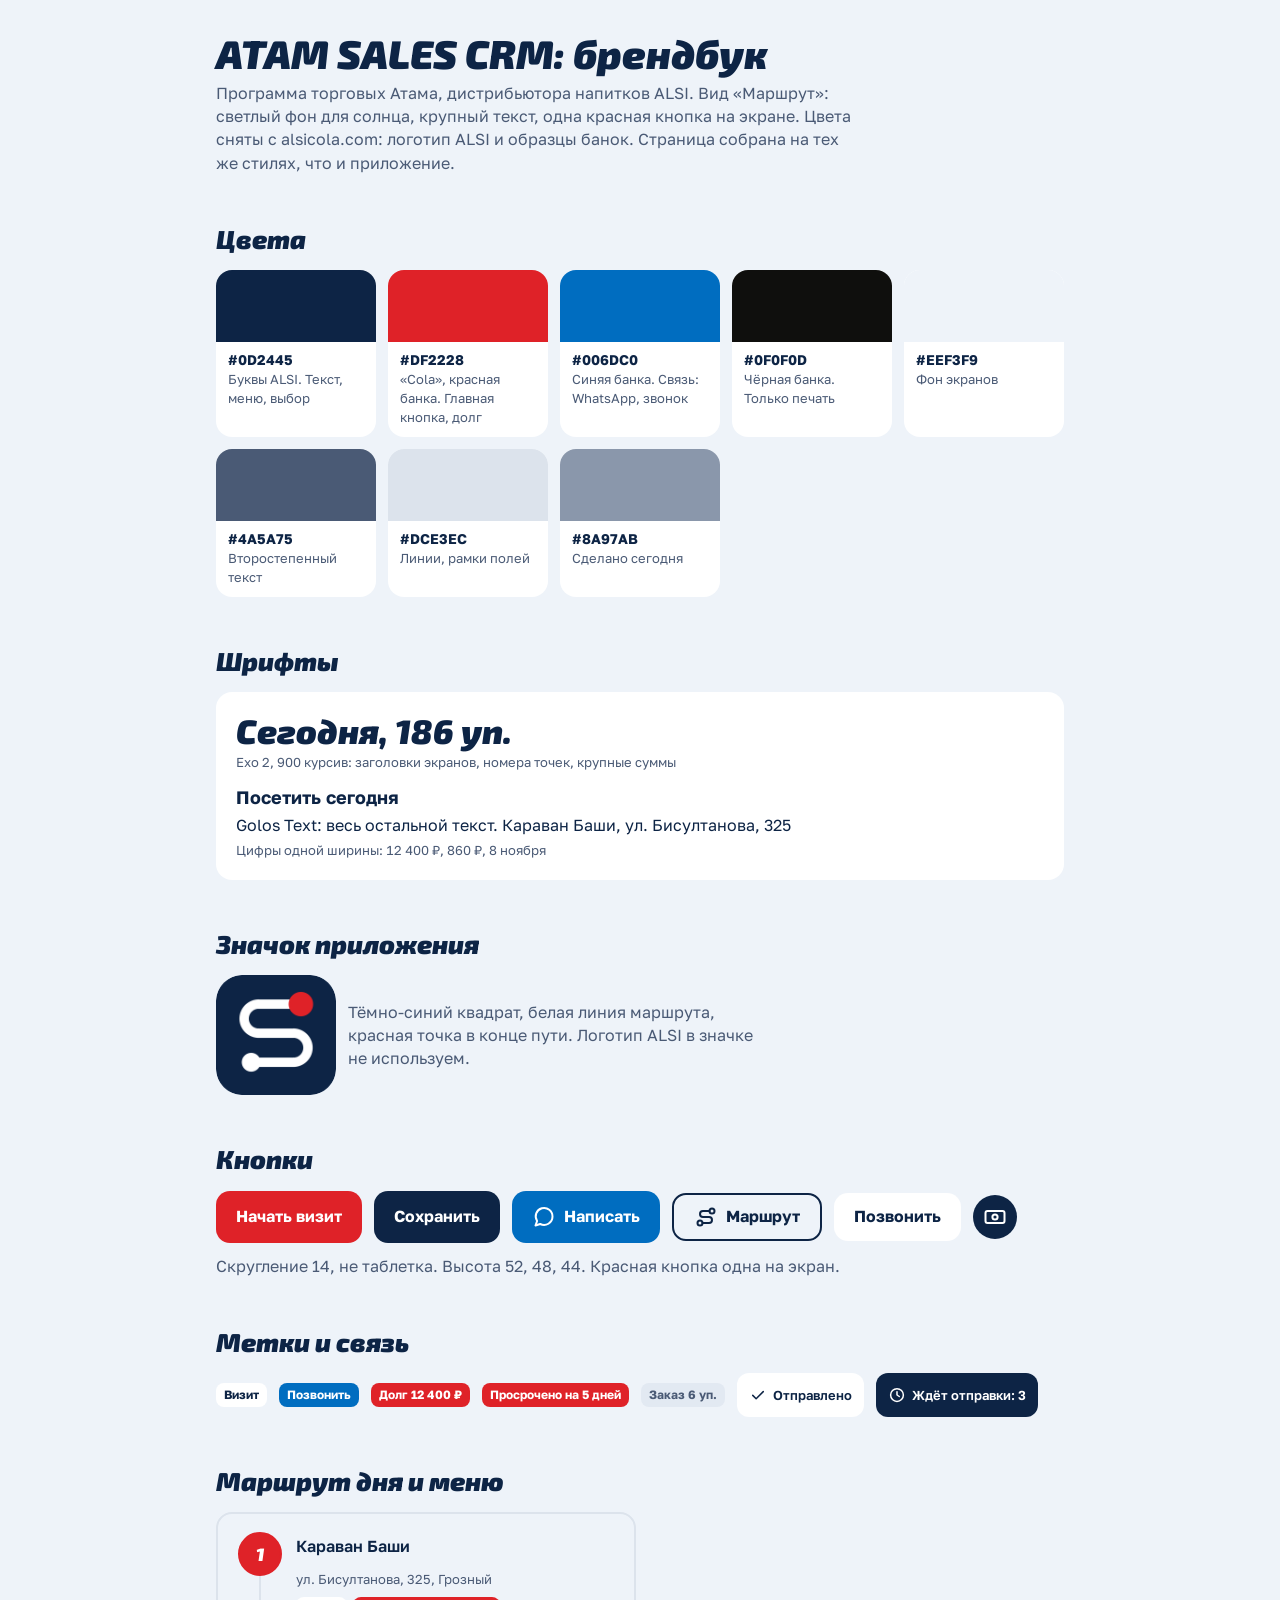
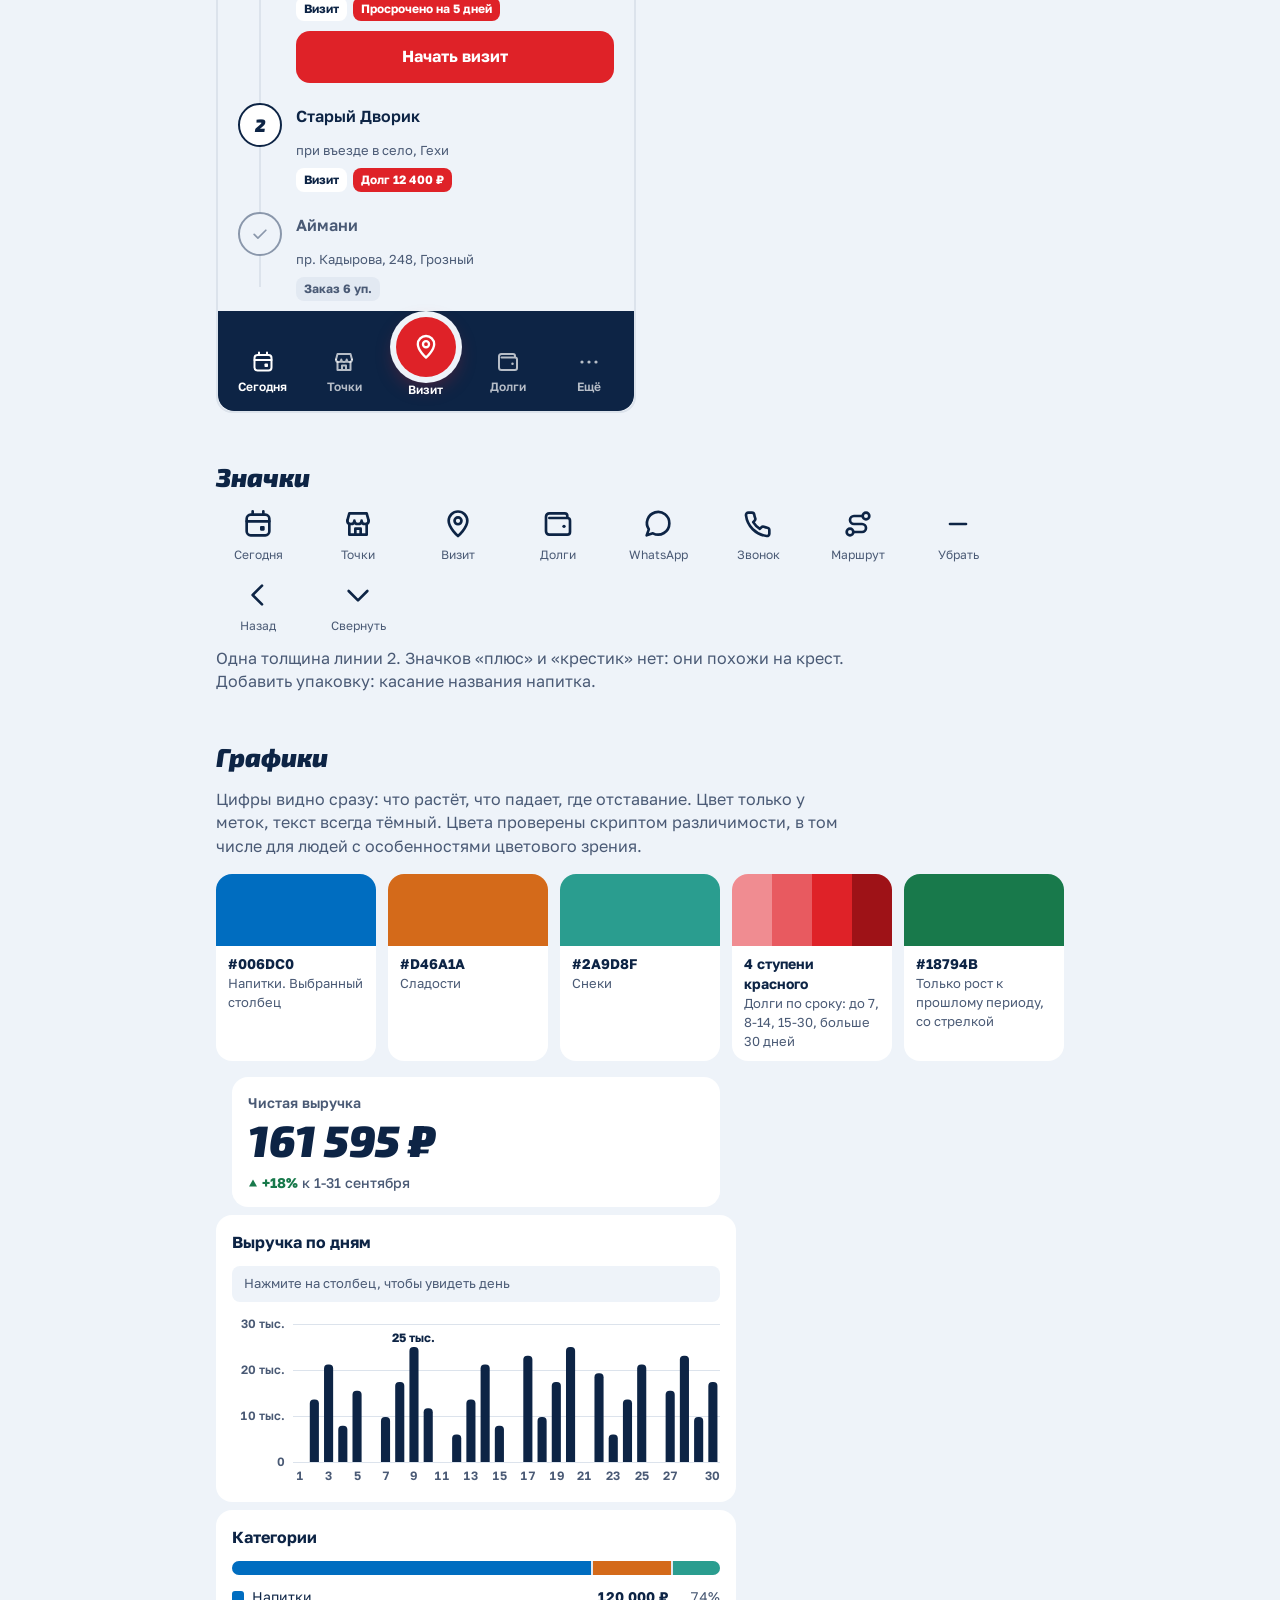
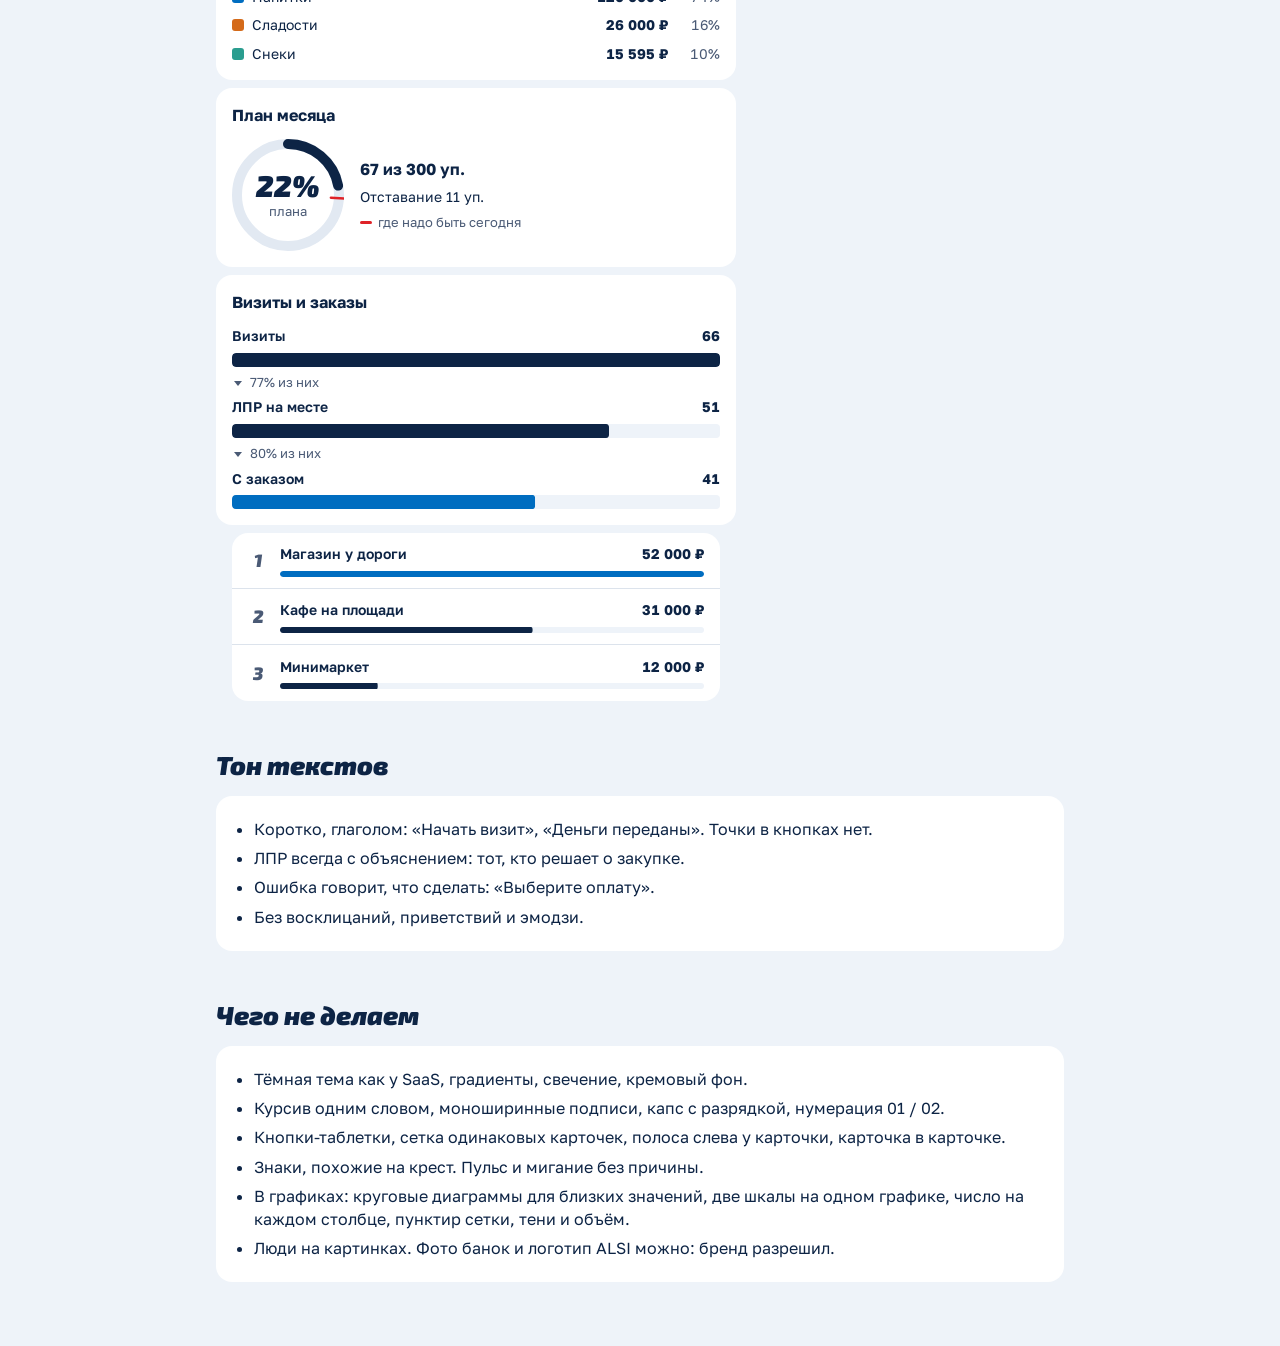
<file: brand/index.html>
<!doctype html>
<html lang="ru">
<head>
<meta charset="utf-8">
<meta name="viewport" content="width=device-width, initial-scale=1">
<meta name="robots" content="noindex, nofollow">
<title>ATAM SALES CRM: брендбук</title>
<link rel="icon" href="../img/icon.svg" type="image/svg+xml">
<link rel="preconnect" href="https://fonts.googleapis.com">
<link rel="preconnect" href="https://fonts.gstatic.com" crossorigin>
<link href="https://fonts.googleapis.com/css2?family=Exo+2:ital,wght@1,800;1,900&family=Golos+Text:wght@400;500;600;700&display=swap" rel="stylesheet">
<link rel="stylesheet" href="../css/tokens.css?v=2f681d03">
<link rel="stylesheet" href="../css/app.css?v=2f681d03">
<link rel="stylesheet" href="../css/parts.css?v=2f681d03">
<link rel="stylesheet" href="../css/charts.css?v=2f681d03">
<style>
.bb { max-width: 880px; margin: 0 auto; padding: 32px 16px 64px; }
.bb h1 { font: 900 italic 40px/1.05 var(--f-brand); }
.bb > p { color: var(--ink-2); margin-top: 8px; max-width: 640px; }
.bb h2 { font: 900 italic 26px/1.2 var(--f-brand); margin: 48px 0 16px; }
.sw { display: grid; grid-template-columns: repeat(auto-fill, minmax(150px, 1fr)); gap: 12px; }
.sw div { background: var(--white); border-radius: var(--r-card); overflow: hidden; }
.sw i { display: block; height: 72px; }
.sw b { display: block; padding: 8px 12px 0; font-size: 14px; }
.sw span { display: block; padding: 0 12px 10px; font-size: 13px; color: var(--ink-2); }
.type { background: var(--white); border-radius: var(--r-card); padding: 20px; }
.type .t1 { font: 900 italic 34px/1.1 var(--f-brand); }
.type .t2 { font-weight: 700; font-size: 18px; margin-top: 12px; }
.type .t3 { margin-top: 4px; }
.type .t4 { font-size: 13px; color: var(--ink-2); margin-top: 4px; }
.demo-row { display: flex; flex-wrap: wrap; gap: 12px; align-items: center; }
.phone-strip { background: var(--ice); border-radius: var(--r-card); border: 2px solid var(--line); overflow: hidden; max-width: 420px; }
.nav-demo { position: static; border-radius: 0 0 var(--r-card) var(--r-card); }
.nav-demo .in { padding-top: 36px; }
.icons { display: flex; flex-wrap: wrap; gap: 16px; }
.icons div { width: 84px; text-align: center; font-size: 12px; color: var(--ink-2); }
.icons svg.i { width: 32px; height: 32px; color: var(--navy); display: block; margin: 0 auto 6px; }
.no { background: var(--white); border-radius: var(--r-card); padding: 16px 20px; }
.no li { margin: 6px 0 6px 18px; }
.appicon { width: 120px; height: 120px; border-radius: 26px; }
</style>
</head>
<body>
<svg width="0" height="0" style="position:absolute" aria-hidden="true">
  <symbol id="i-cal" viewBox="0 0 24 24"><rect x="3.5" y="5" width="17" height="15.5" rx="3"/><path d="M8 2.5V5M16 2.5V5M3.5 10h17"/><rect x="13.5" y="13.5" width="3.5" height="3.5" rx=".8" fill="currentColor" stroke="none"/></symbol>
  <symbol id="i-shop" viewBox="0 0 24 24"><path d="M4 9.5 5.5 4h13L20 9.5"/><path d="M4 9.5c0 1.4 1.1 2.5 2.7 2.5s2.6-1.1 2.6-2.5c0 1.4 1.1 2.5 2.7 2.5s2.7-1.1 2.7-2.5c0 1.4 1 2.5 2.6 2.5S20 10.9 20 9.5"/><path d="M5.5 12v8h13v-8M10 20v-4.5h4V20"/></symbol>
  <symbol id="i-pin" viewBox="0 0 24 24"><path d="M12 21s-7-6.1-7-11.4a7 7 0 0 1 14 0C19 14.9 12 21 12 21z"/><circle cx="12" cy="9.6" r="2.6"/></symbol>
  <symbol id="i-wallet" viewBox="0 0 24 24"><path d="M19 7.5V6a2 2 0 0 0-2-2H5.5A2.5 2.5 0 0 0 3 6.5v11A2.5 2.5 0 0 0 5.5 20H19a2 2 0 0 0 2-2v-8.5a2 2 0 0 0-2-2H5.5"/><circle cx="16.5" cy="13.75" r="1.25" fill="currentColor" stroke="none"/></symbol>
  <symbol id="i-more" viewBox="0 0 24 24"><circle cx="5" cy="12" r="1.6" fill="currentColor" stroke="none"/><circle cx="12" cy="12" r="1.6" fill="currentColor" stroke="none"/><circle cx="19" cy="12" r="1.6" fill="currentColor" stroke="none"/></symbol>
  <symbol id="i-chat" viewBox="0 0 24 24"><path d="M20.5 11.6a8.4 8.4 0 0 1-12.3 7.4L3.5 20.5l1.6-4.5A8.4 8.4 0 1 1 20.5 11.6z"/></symbol>
  <symbol id="i-phone" viewBox="0 0 24 24"><path d="M20.5 16.6v2.6a1.8 1.8 0 0 1-2 1.8A17.8 17.8 0 0 1 3 5.5a1.8 1.8 0 0 1 1.8-2h2.6a1.8 1.8 0 0 1 1.8 1.5c.1.9.4 1.8.7 2.6a1.8 1.8 0 0 1-.4 1.9l-1.1 1.1a14.4 14.4 0 0 0 5 5l1.1-1.1a1.8 1.8 0 0 1 1.9-.4c.8.3 1.7.6 2.6.7a1.8 1.8 0 0 1 1.5 1.8z"/></symbol>
  <symbol id="i-route" viewBox="0 0 24 24"><circle cx="6" cy="18" r="2.5"/><circle cx="18" cy="6" r="2.5"/><path d="M8.5 18H15a3 3 0 0 0 0-6H9a3 3 0 0 1 0-6h6.5"/></symbol>
  <symbol id="i-ok" viewBox="0 0 24 24"><path d="m5 12.5 4.5 4.5L19 7.5"/></symbol>
  <symbol id="i-clock" viewBox="0 0 24 24"><circle cx="12" cy="12" r="8.5"/><path d="M12 7.5V12l3 2"/></symbol>
  <symbol id="i-minus" viewBox="0 0 24 24"><path d="M6 12h12"/></symbol>
  <symbol id="i-cash" viewBox="0 0 24 24"><rect x="2.5" y="6" width="19" height="12" rx="2"/><circle cx="12" cy="12" r="2.6"/></symbol>
  <symbol id="i-back" viewBox="0 0 24 24"><path d="M15 5l-7 7 7 7"/></symbol>
  <symbol id="i-down" viewBox="0 0 24 24"><path d="M5 9l7 7 7-7"/></symbol>
</svg>
<main class="bb">
  <h1>ATAM SALES CRM: брендбук</h1>
  <p>Программа торговых Атама, дистрибьютора напитков ALSI. Вид «Маршрут»: светлый фон для солнца, крупный текст, одна красная кнопка на экране. Цвета сняты с alsicola.com: логотип ALSI и образцы банок. Страница собрана на тех же стилях, что и приложение.</p>

  <h2>Цвета</h2>
  <div class="sw">
    <div><i style="background:var(--navy)"></i><b>#0D2445</b><span>Буквы ALSI. Текст, меню, выбор</span></div>
    <div><i style="background:var(--red)"></i><b>#DF2228</b><span>«Cola», красная банка. Главная кнопка, долг</span></div>
    <div><i style="background:var(--blue)"></i><b>#006DC0</b><span>Синяя банка. Связь: WhatsApp, звонок</span></div>
    <div><i style="background:var(--black)"></i><b>#0F0F0D</b><span>Чёрная банка. Только печать</span></div>
    <div><i style="background:var(--ice)"></i><b>#EEF3F9</b><span>Фон экранов</span></div>
    <div><i style="background:var(--ink-2)"></i><b>#4A5A75</b><span>Второстепенный текст</span></div>
    <div><i style="background:var(--line)"></i><b>#DCE3EC</b><span>Линии, рамки полей</span></div>
    <div><i style="background:var(--done)"></i><b>#8A97AB</b><span>Сделано сегодня</span></div>
  </div>

  <h2>Шрифты</h2>
  <div class="type">
    <div class="t1">Сегодня, 186 уп.</div>
    <div class="t4">Exo 2, 900 курсив: заголовки экранов, номера точек, крупные суммы</div>
    <div class="t2">Посетить сегодня</div>
    <div class="t3">Golos Text: весь остальной текст. Караван Баши, ул. Бисултанова, 325</div>
    <div class="t4 num">Цифры одной ширины: 12 400 ₽, 860 ₽, 8 ноября</div>
  </div>

  <h2>Значок приложения</h2>
  <div class="demo-row"><img class="appicon" src="../img/icon-512.png" alt="Значок ATAM SALES CRM: линия маршрута и красная точка"><p class="muted" style="max-width:420px">Тёмно-синий квадрат, белая линия маршрута, красная точка в конце пути. Логотип ALSI в значке не используем.</p></div>

  <h2>Кнопки</h2>
  <div class="demo-row">
    <button class="btn red">Начать визит</button>
    <button class="btn navy">Сохранить</button>
    <button class="btn blue"><svg class="i"><use href="#i-chat"/></svg>Написать</button>
    <button class="btn line"><svg class="i"><use href="#i-route"/></svg>Маршрут</button>
    <button class="btn white">Позвонить</button>
    <button class="ib navy" aria-label="Получить оплату"><svg class="i"><use href="#i-cash"/></svg></button>
  </div>
  <p class="muted" style="margin-top:12px">Скругление 14, не таблетка. Высота 52, 48, 44. Красная кнопка одна на экран.</p>

  <h2>Метки и связь</h2>
  <div class="demo-row">
    <span class="tag">Визит</span><span class="tag blue">Позвонить</span><span class="tag red">Долг 12 400 ₽</span><span class="tag red">Просрочено на 5 дней</span><span class="tag grey">Заказ 6 уп.</span>
    <span class="sync"><svg class="i"><use href="#i-ok"/></svg>Отправлено</span>
    <span class="sync wait"><svg class="i"><use href="#i-clock"/></svg>Ждёт отправки: 3</span>
  </div>

  <h2>Маршрут дня и меню</h2>
  <div class="phone-strip">
    <div class="route">
      <div class="stop now"><div class="dot num">1</div><div class="t"><span class="name">Караван Баши</span><small>ул. Бисултанова, 325, Грозный</small><div class="tags"><span class="tag">Визит</span><span class="tag red">Просрочено на 5 дней</span></div><div class="acts"><button class="btn red">Начать визит</button></div></div></div>
      <div class="stop"><div class="dot num">2</div><div class="t"><span class="name">Старый Дворик</span><small>при въезде в село, Гехи</small><div class="tags"><span class="tag">Визит</span><span class="tag red">Долг 12 400 ₽</span></div></div></div>
      <div class="stop done"><div class="dot"><svg class="i"><use href="#i-ok"/></svg></div><div class="t"><span class="name">Аймани</span><small>пр. Кадырова, 248, Грозный</small><div class="tags"><span class="tag grey">Заказ 6 уп.</span></div></div></div>
    </div>
    <nav class="nav nav-demo" aria-label="Пример меню"><div class="in">
      <a class="on"><svg class="i"><use href="#i-cal"/></svg>Сегодня</a>
      <a><svg class="i"><use href="#i-shop"/></svg>Точки</a>
      <a class="go-wrap"><span class="go"><svg class="i"><use href="#i-pin"/></svg></span>Визит</a>
      <a><svg class="i"><use href="#i-wallet"/></svg>Долги</a>
      <a><svg class="i"><use href="#i-more"/></svg>Ещё</a>
    </div></nav>
  </div>

  <h2>Значки</h2>
  <div class="icons">
    <div><svg class="i"><use href="#i-cal"/></svg>Сегодня</div>
    <div><svg class="i"><use href="#i-shop"/></svg>Точки</div>
    <div><svg class="i"><use href="#i-pin"/></svg>Визит</div>
    <div><svg class="i"><use href="#i-wallet"/></svg>Долги</div>
    <div><svg class="i"><use href="#i-chat"/></svg>WhatsApp</div>
    <div><svg class="i"><use href="#i-phone"/></svg>Звонок</div>
    <div><svg class="i"><use href="#i-route"/></svg>Маршрут</div>
    <div><svg class="i"><use href="#i-minus"/></svg>Убрать</div>
    <div><svg class="i"><use href="#i-back"/></svg>Назад</div>
    <div><svg class="i"><use href="#i-down"/></svg>Свернуть</div>
  </div>
  <p class="muted" style="margin-top:12px">Одна толщина линии 2. Значков «плюс» и «крестик» нет: они похожи на крест. Добавить упаковку: касание названия напитка.</p>

  <h2>Графики</h2>
  <p style="color:var(--ink-2);max-width:640px;margin-bottom:16px">Цифры видно сразу: что растёт, что падает, где отставание. Цвет только у меток, текст всегда тёмный. Цвета проверены скриптом различимости, в том числе для людей с особенностями цветового зрения.</p>
  <div class="sw">
    <div><i style="background:var(--c-drinks)"></i><b>#006DC0</b><span>Напитки. Выбранный столбец</span></div>
    <div><i style="background:var(--c-sweets)"></i><b>#D46A1A</b><span>Сладости</span></div>
    <div><i style="background:var(--c-snacks)"></i><b>#2A9D8F</b><span>Снеки</span></div>
    <div><i style="background:linear-gradient(90deg,var(--age-1) 25%,var(--age-2) 25% 50%,var(--age-3) 50% 75%,var(--age-4) 75%)"></i><b>4 ступени красного</b><span>Долги по сроку: до 7, 8-14, 15-30, больше 30 дней</span></div>
    <div><i style="background:var(--good)"></i><b>#18794B</b><span>Только рост к прошлому периоду, со стрелкой</span></div>
  </div>
  <div id="charts-demo" style="margin-top:16px;display:grid;gap:8px;max-width:520px"></div>
  <script type="module">
    import { h } from '../js/ui/kit.js';
    import { columns, ring } from '../js/ui/charts.js';
    import { hero, segBar, rankBars, funnelBars } from '../js/ui/figures.js';
    const card = (t, ...k) => h('div', { class: 'card', style: 'margin:0' }, h('div', { class: 'card-h' }, h('h3', {}, t)), k);
    const pts = Array.from({ length: 30 }, (_, i) => ({ key: '2026-10-' + String(i + 1).padStart(2, '0'), sum: i % 5 === 0 ? 0 : 6000 + ((i * 37) % 11) * 1900, orders: 3 }));
    document.getElementById('charts-demo').append(
      hero({ key: 'h', label: 'Чистая выручка', value: 161595, delta: { pct: 18, dir: 'up' }, compare: 'к 1-31 сентября' }),
      card('Выручка по дням', columns({ key: 'c', points: pts, title: 'Выручка' })),
      card('Категории', segBar({ key: 's', parts: [
        { label: 'Напитки', value: 120000, text: '120 000 ₽', color: 'var(--c-drinks)' },
        { label: 'Сладости', value: 26000, text: '26 000 ₽', color: 'var(--c-sweets)' },
        { label: 'Снеки', value: 15595, text: '15 595 ₽', color: 'var(--c-snacks)' }] })),
      card('План месяца', h('div', { class: 'plan-ring' }, ring({ key: 'r', pct: 22, mark: 26, size: 112, stroke: 10 }, h('b', {}, '22%'), h('small', {}, 'плана')),
        h('div', { class: 'pr-t' }, h('b', {}, '67 из 300 уп.'), h('span', {}, 'Отставание 11 уп.'), h('span', { class: 'key' }, h('i'), 'где надо быть сегодня')))),
      card('Визиты и заказы', funnelBars({ key: 'f', steps: [{ label: 'Визиты', value: 66 }, { label: 'ЛПР на месте', value: 51 }, { label: 'С заказом', value: 41 }] })),
      rankBars({ key: 'k', rows: [['Магазин у дороги', 52000], ['Кафе на площади', 31000], ['Минимаркет', 12000]].map(([n, v]) => ({ label: n, value: v, text: v.toLocaleString('ru-RU') + ' ₽' })) }));
  </script>

  <h2>Тон текстов</h2>
  <div class="no"><ul>
    <li>Коротко, глаголом: «Начать визит», «Деньги переданы». Точки в кнопках нет.</li>
    <li>ЛПР всегда с объяснением: тот, кто решает о закупке.</li>
    <li>Ошибка говорит, что сделать: «Выберите оплату».</li>
    <li>Без восклицаний, приветствий и эмодзи.</li>
  </ul></div>

  <h2>Чего не делаем</h2>
  <div class="no"><ul>
    <li>Тёмная тема как у SaaS, градиенты, свечение, кремовый фон.</li>
    <li>Курсив одним словом, моноширинные подписи, капс с разрядкой, нумерация 01 / 02.</li>
    <li>Кнопки-таблетки, сетка одинаковых карточек, полоса слева у карточки, карточка в карточке.</li>
    <li>Знаки, похожие на крест. Пульс и мигание без причины.</li>
    <li>В графиках: круговые диаграммы для близких значений, две шкалы на одном графике, число на каждом столбце, пунктир сетки, тени и объём.</li>
    <li>Люди на картинках. Фото банок и логотип ALSI можно: бренд разрешил.</li>
  </ul></div>
</main>
</body>
</html>
</file>
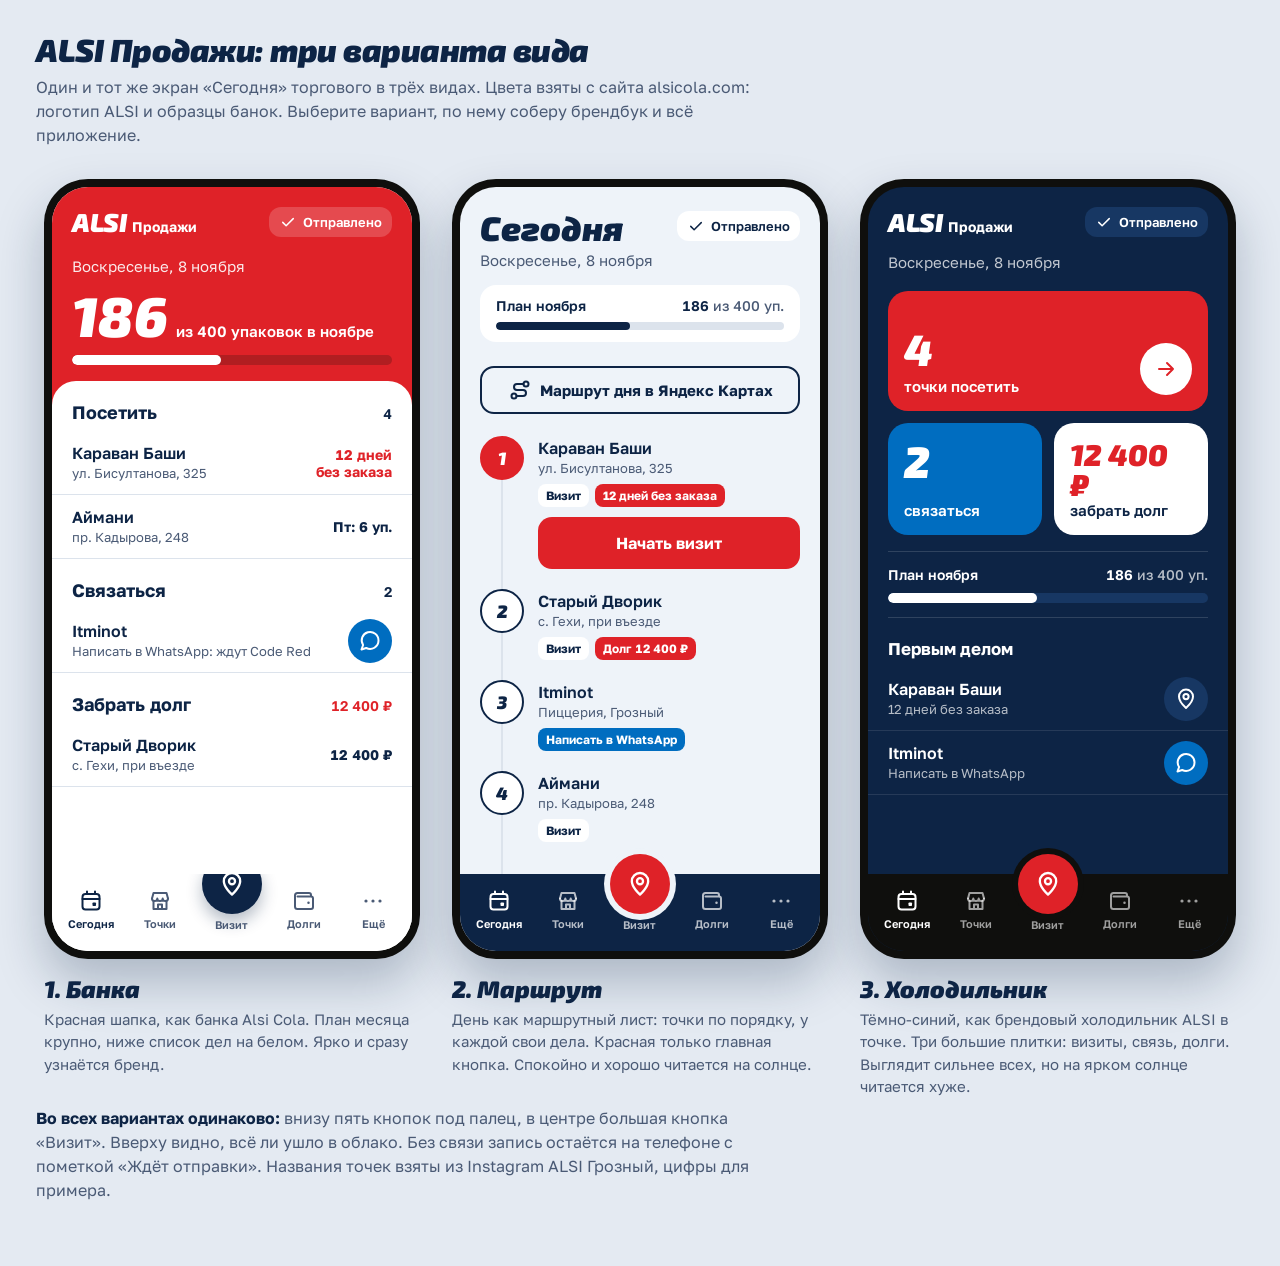
<file: vid/index.html>
<!doctype html>
<html lang="ru">
<head>
<meta charset="utf-8">
<meta name="viewport" content="width=device-width, initial-scale=1">
<meta name="robots" content="noindex, nofollow">
<title>ALSI Продажи: три варианта вида</title>
<link rel="preconnect" href="https://fonts.googleapis.com">
<link rel="preconnect" href="https://fonts.gstatic.com" crossorigin>
<link href="https://fonts.googleapis.com/css2?family=Exo+2:ital,wght@1,800;1,900&family=Golos+Text:wght@400;500;600;700&display=swap" rel="stylesheet">
<style>
:root{
  --navy:#0D2445; --red:#DF2228; --blue:#006DC0; --black:#0F0F0D; --white:#FFFFFF;
  --red-deep:#B5161C; --ice:#EEF3F9; --ink-2:#4A5A75; --line:#DCE3EC; --navy-2:#173763;
  --f-ui:'Golos Text',system-ui,sans-serif; --f-brand:'Exo 2','Golos Text',sans-serif;
}
*{box-sizing:border-box;margin:0;padding:0}
body{background:#E4EAF2;color:var(--navy);font-family:var(--f-ui);-webkit-font-smoothing:antialiased}
.page{max-width:1240px;margin:0 auto;padding:32px 16px 64px}
.page>h1{font:900 italic 32px/1.1 var(--f-brand);letter-spacing:-.5px}
.page>p{margin-top:8px;font-size:16px;line-height:1.5;color:var(--ink-2);max-width:720px}
.row{display:flex;flex-wrap:wrap;gap:32px;justify-content:center;margin-top:32px}
.opt{width:376px;max-width:100%}
.opt h2{font:900 italic 24px/1.2 var(--f-brand);margin-top:16px}
.opt p{font-size:15px;line-height:1.5;color:var(--ink-2);margin-top:4px}
.phone{width:376px;max-width:100%;height:780px;border-radius:44px;background:var(--black);padding:8px;box-shadow:0 24px 48px rgba(13,36,69,.25)}
.scr{position:relative;height:100%;border-radius:36px;overflow:hidden;display:flex;flex-direction:column}
.num{font-variant-numeric:tabular-nums}
svg.i{width:24px;height:24px;fill:none;stroke:currentColor;stroke-width:2;stroke-linecap:round;stroke-linejoin:round;flex:none}
.body{flex:1;overflow:hidden}
.sec{display:flex;align-items:baseline;justify-content:space-between;padding:20px 20px 8px}
.sec h3{font-size:18px;font-weight:700}
.sec span{font-size:14px;font-weight:600}
.it{display:flex;align-items:center;gap:12px;min-height:64px;padding:8px 20px}
.it b{display:block;font-size:16px;font-weight:600;line-height:1.3}
.it small{display:block;font-size:13px;line-height:1.35;margin-top:2px}
.it .t{flex:1;min-width:0}
.it .r{font-size:14px;font-weight:700;text-align:right}
.ib{width:44px;height:44px;border-radius:50%;display:grid;place-items:center;flex:none}
/* нижнее меню */
.nav{display:flex;align-items:flex-end;justify-content:space-around;padding:8px 4px 20px}
.nav a{display:flex;flex-direction:column;align-items:center;gap:4px;font-size:11px;font-weight:600;min-width:56px;min-height:44px;justify-content:center;text-decoration:none;color:inherit}
.nav .go{width:60px;height:60px;border-radius:50%;display:grid;place-items:center;margin-top:-28px}
.nav .go svg{width:28px;height:28px}

/* 1. Банка */
.v1 .scr{background:var(--white)}
.v1 .top{background:var(--red);color:var(--white);padding:20px 20px 40px}
.v1 .bar{display:flex;align-items:center;justify-content:space-between}
.mark{font:900 italic 26px/1 var(--f-brand);letter-spacing:-.5px}
.mark i{font:700 normal 14px var(--f-ui);margin-left:6px;letter-spacing:0}
.sync{display:flex;align-items:center;gap:6px;font-size:13px;font-weight:600;padding:6px 10px;border-radius:12px}
.sync svg{width:18px;height:18px}
.v1 .sync{background:rgba(255,255,255,.18)}
.v1 .date{font-size:15px;margin-top:20px;opacity:.9}
.v1 .plan{margin-top:12px;display:flex;align-items:baseline;gap:8px}
.v1 .plan strong{font:900 italic 56px/1 var(--f-brand)}
.v1 .plan span{font-size:15px;font-weight:600}
.track{height:10px;border-radius:5px;margin-top:12px;overflow:hidden}
.track i{display:block;height:100%;border-radius:5px}
.v1 .track{background:rgba(15,15,13,.22)}
.v1 .track i{background:var(--white);width:46.5%}
.v1 .body{background:var(--white);border-radius:24px 24px 0 0;margin-top:-24px;position:relative}
.v1 .it{border-bottom:1px solid var(--line)}
.v1 .it small{color:var(--ink-2)}
.v1 .warn{color:var(--red)}
.v1 .nav{background:var(--white);box-shadow:0 -1px 0 var(--line);color:var(--ink-2)}
.v1 .nav .on{color:var(--navy)}
.v1 .nav .go{background:var(--navy);color:var(--white);box-shadow:0 8px 16px rgba(13,36,69,.3)}

/* 2. Маршрут */
.v2 .scr{background:var(--ice)}
.v2 .top{padding:24px 20px 12px}
.v2 .bar{display:flex;align-items:flex-start;justify-content:space-between}
.v2 h4{font:900 italic 34px/1 var(--f-brand)}
.v2 .date{font-size:15px;color:var(--ink-2);margin-top:6px}
.v2 .sync{color:var(--navy);background:var(--white)}
.v2 .plan{margin-top:16px;background:var(--white);border-radius:16px;padding:12px 16px}
.v2 .plan div{display:flex;justify-content:space-between;font-size:14px;font-weight:600}
.v2 .plan em{font-style:normal;color:var(--ink-2);font-weight:500}
.v2 .track{height:8px;background:var(--line);margin-top:8px}
.v2 .track i{background:var(--navy);width:46.5%}
.v2 .ya{display:flex;align-items:center;justify-content:center;gap:8px;margin:12px 20px 4px;min-height:48px;border:2px solid var(--navy);border-radius:14px;font-size:15px;font-weight:700}
.route{position:relative;padding:8px 20px 0 20px}
.route:before{content:"";position:absolute;left:41px;top:28px;bottom:0;width:2px;background:var(--line)}
.stop{position:relative;display:flex;gap:14px;padding:10px 0}
.dot{width:44px;height:44px;border-radius:50%;display:grid;place-items:center;font:900 italic 18px var(--f-brand);flex:none;background:var(--white);color:var(--navy);border:2px solid var(--navy);position:relative}
.stop.now .dot{background:var(--red);border-color:var(--red);color:var(--white)}
.stop .t{flex:1;min-width:0;padding-top:2px}
.stop b{display:block;font-size:16px;font-weight:600}
.stop small{display:block;font-size:13px;color:var(--ink-2);margin-top:2px}
.tags{display:flex;flex-wrap:wrap;gap:6px;margin-top:8px}
.tag{font-size:12px;font-weight:700;padding:4px 8px;border-radius:8px;background:var(--white);color:var(--navy)}
.tag.red{background:var(--red);color:var(--white)}
.tag.blue{background:var(--blue);color:var(--white)}
.start{display:flex;align-items:center;justify-content:center;min-height:52px;margin-top:10px;background:var(--red);color:var(--white);border-radius:14px;font-size:16px;font-weight:700}
.v2 .nav{background:var(--navy);color:rgba(255,255,255,.7)}
.v2 .nav .on{color:var(--white)}
.v2 .nav .go{background:var(--red);color:var(--white);box-shadow:0 0 0 6px var(--ice)}

/* 3. Холодильник */
.v3 .scr{background:var(--navy);color:var(--white)}
.v3 .top{padding:20px 20px 8px}
.v3 .bar{display:flex;align-items:center;justify-content:space-between}
.v3 .mark b{color:var(--red)}
.v3 .sync{background:var(--navy-2)}
.v3 .date{font-size:15px;margin-top:16px;color:rgba(255,255,255,.75)}
.tiles{display:grid;grid-template-columns:1fr 1fr;gap:12px;padding:12px 20px}
.tile{border-radius:20px;padding:16px;min-height:112px;display:flex;flex-direction:column;justify-content:space-between}
.tile strong{font:900 italic 44px/1 var(--f-brand)}
.tile span{font-size:15px;font-weight:600}
.tile.big{grid-column:1/3;background:var(--red);flex-direction:row;align-items:flex-end;min-height:120px}
.tile.big .k{display:flex;flex-direction:column;gap:6px}
.tile.big .go2{width:52px;height:52px;border-radius:50%;background:var(--white);color:var(--red);display:grid;place-items:center}
.tile.blue{background:var(--blue)}
.tile.white{background:var(--white);color:var(--navy)}
.tile.white strong{font-size:30px;color:var(--red)}
.v3 .plan{margin:4px 20px 0;padding:14px 0;border-top:1px solid rgba(255,255,255,.14);border-bottom:1px solid rgba(255,255,255,.14)}
.v3 .plan div{display:flex;justify-content:space-between;font-size:14px;font-weight:600}
.v3 .plan em{font-style:normal;color:rgba(255,255,255,.7);font-weight:500}
.v3 .track{background:var(--navy-2);margin-top:10px}
.v3 .track i{background:var(--white);width:46.5%}
.v3 .sec h3{font-size:17px}
.v3 .it{border-bottom:1px solid rgba(255,255,255,.1)}
.v3 .it small{color:rgba(255,255,255,.7)}
.v3 .nav{background:var(--black);color:rgba(255,255,255,.6)}
.v3 .nav .on{color:var(--white)}
.v3 .nav .go{background:var(--red);color:var(--white);box-shadow:0 0 0 6px var(--black)}
.note{margin-top:48px;font-size:15px;line-height:1.6;color:var(--ink-2);max-width:760px}
.note b{color:var(--navy)}
@media (max-width:420px){.phone{height:740px}.page>h1{font-size:26px}}
</style>
</head>
<body>
<svg width="0" height="0" style="position:absolute" aria-hidden="true">
  <symbol id="i-cal" viewBox="0 0 24 24"><rect x="3.5" y="5" width="17" height="15.5" rx="3"/><path d="M8 2.5V5M16 2.5V5M3.5 10h17"/><rect x="13.5" y="13.5" width="3.5" height="3.5" rx=".8" fill="currentColor" stroke="none"/></symbol>
  <symbol id="i-shop" viewBox="0 0 24 24"><path d="M4 9.5 5.5 4h13L20 9.5"/><path d="M4 9.5c0 1.4 1.1 2.5 2.7 2.5s2.6-1.1 2.6-2.5c0 1.4 1.1 2.5 2.7 2.5s2.7-1.1 2.7-2.5c0 1.4 1 2.5 2.6 2.5S20 10.9 20 9.5"/><path d="M5.5 12v8h13v-8M10 20v-4.5h4V20"/></symbol>
  <symbol id="i-pin" viewBox="0 0 24 24"><path d="M12 21s-7-6.1-7-11.4a7 7 0 0 1 14 0C19 14.9 12 21 12 21z"/><circle cx="12" cy="9.6" r="2.6"/></symbol>
  <symbol id="i-wallet" viewBox="0 0 24 24"><path d="M19 7.5V6a2 2 0 0 0-2-2H5.5A2.5 2.5 0 0 0 3 6.5v11A2.5 2.5 0 0 0 5.5 20H19a2 2 0 0 0 2-2v-8.5a2 2 0 0 0-2-2H5.5"/><circle cx="16.5" cy="13.75" r="1.25" fill="currentColor" stroke="none"/></symbol>
  <symbol id="i-more" viewBox="0 0 24 24"><circle cx="5" cy="12" r="1.6" fill="currentColor" stroke="none"/><circle cx="12" cy="12" r="1.6" fill="currentColor" stroke="none"/><circle cx="19" cy="12" r="1.6" fill="currentColor" stroke="none"/></symbol>
  <symbol id="i-chat" viewBox="0 0 24 24"><path d="M20.5 11.6a8.4 8.4 0 0 1-12.3 7.4L3.5 20.5l1.6-4.5A8.4 8.4 0 1 1 20.5 11.6z"/></symbol>
  <symbol id="i-phone" viewBox="0 0 24 24"><path d="M20.5 16.6v2.6a1.8 1.8 0 0 1-2 1.8A17.8 17.8 0 0 1 3 5.5a1.8 1.8 0 0 1 1.8-2h2.6a1.8 1.8 0 0 1 1.8 1.5c.1.9.4 1.8.7 2.6a1.8 1.8 0 0 1-.4 1.9l-1.1 1.1a14.4 14.4 0 0 0 5 5l1.1-1.1a1.8 1.8 0 0 1 1.9-.4c.8.3 1.7.6 2.6.7a1.8 1.8 0 0 1 1.5 1.8z"/></symbol>
  <symbol id="i-ok" viewBox="0 0 24 24"><path d="m5 12.5 4.5 4.5L19 7.5"/></symbol>
  <symbol id="i-go" viewBox="0 0 24 24"><path d="M5 12h14M13 6l6 6-6 6"/></symbol>
  <symbol id="i-route" viewBox="0 0 24 24"><circle cx="6" cy="18" r="2.5"/><circle cx="18" cy="6" r="2.5"/><path d="M8.5 18H15a3 3 0 0 0 0-6H9a3 3 0 0 1 0-6h6.5"/></symbol>
</svg>

<main class="page">
  <h1>ALSI Продажи: три варианта вида</h1>
  <p>Один и тот же экран «Сегодня» торгового в трёх видах. Цвета взяты с сайта alsicola.com: логотип ALSI и образцы банок. Выберите вариант, по нему соберу брендбук и всё приложение.</p>

  <div class="row">
    <!-- 1 -->
    <section class="opt v1">
      <div class="phone"><div class="scr">
        <div class="top">
          <div class="bar"><div class="mark">ALSI<i>Продажи</i></div><div class="sync"><svg class="i"><use href="#i-ok"/></svg>Отправлено</div></div>
          <div class="date">Воскресенье, 8 ноября</div>
          <div class="plan"><strong class="num">186</strong><span class="num">из 400 упаковок в ноябре</span></div>
          <div class="track"><i></i></div>
        </div>
        <div class="body">
          <div class="sec"><h3>Посетить</h3><span class="num">4</span></div>
          <div class="it"><div class="t"><b>Караван Баши</b><small>ул. Бисултанова, 325</small></div><div class="r warn num">12 дней<br>без заказа</div></div>
          <div class="it"><div class="t"><b>Аймани</b><small>пр. Кадырова, 248</small></div><div class="r num">Пт: 6 уп.</div></div>
          <div class="sec"><h3>Связаться</h3><span class="num">2</span></div>
          <div class="it"><div class="t"><b>Itminot</b><small>Написать в WhatsApp: ждут Code Red</small></div><div class="ib" style="background:var(--blue);color:#fff"><svg class="i"><use href="#i-chat"/></svg></div></div>
          <div class="sec"><h3>Забрать долг</h3><span class="num warn" style="color:var(--red)">12 400 ₽</span></div>
          <div class="it"><div class="t"><b>Старый Дворик</b><small>с. Гехи, при въезде</small></div><div class="r num">12 400 ₽</div></div>
        </div>
        <nav class="nav">
          <a class="on"><svg class="i"><use href="#i-cal"/></svg>Сегодня</a>
          <a><svg class="i"><use href="#i-shop"/></svg>Точки</a>
          <a><span class="go"><svg class="i"><use href="#i-pin"/></svg></span>Визит</a>
          <a><svg class="i"><use href="#i-wallet"/></svg>Долги</a>
          <a><svg class="i"><use href="#i-more"/></svg>Ещё</a>
        </nav>
      </div></div>
      <h2>1. Банка</h2>
      <p>Красная шапка, как банка Alsi Cola. План месяца крупно, ниже список дел на белом. Ярко и сразу узнаётся бренд.</p>
    </section>

    <!-- 2 -->
    <section class="opt v2">
      <div class="phone"><div class="scr">
        <div class="top">
          <div class="bar"><div><h4>Сегодня</h4><div class="date">Воскресенье, 8 ноября</div></div><div class="sync"><svg class="i"><use href="#i-ok"/></svg>Отправлено</div></div>
          <div class="plan"><div><span>План ноября</span><span class="num">186 <em>из 400 уп.</em></span></div><div class="track"><i></i></div></div>
        </div>
        <div class="ya"><svg class="i"><use href="#i-route"/></svg>Маршрут дня в Яндекс Картах</div>
        <div class="body route">
          <div class="stop now"><div class="dot num">1</div><div class="t"><b>Караван Баши</b><small>ул. Бисултанова, 325</small><div class="tags"><span class="tag">Визит</span><span class="tag red">12 дней без заказа</span></div><div class="start">Начать визит</div></div></div>
          <div class="stop"><div class="dot num">2</div><div class="t"><b>Старый Дворик</b><small>с. Гехи, при въезде</small><div class="tags"><span class="tag">Визит</span><span class="tag red num">Долг 12 400 ₽</span></div></div></div>
          <div class="stop"><div class="dot num">3</div><div class="t"><b>Itminot</b><small>Пиццерия, Грозный</small><div class="tags"><span class="tag blue">Написать в WhatsApp</span></div></div></div>
          <div class="stop"><div class="dot num">4</div><div class="t"><b>Аймани</b><small>пр. Кадырова, 248</small><div class="tags"><span class="tag">Визит</span></div></div></div>
        </div>
        <nav class="nav">
          <a class="on"><svg class="i"><use href="#i-cal"/></svg>Сегодня</a>
          <a><svg class="i"><use href="#i-shop"/></svg>Точки</a>
          <a><span class="go"><svg class="i"><use href="#i-pin"/></svg></span>Визит</a>
          <a><svg class="i"><use href="#i-wallet"/></svg>Долги</a>
          <a><svg class="i"><use href="#i-more"/></svg>Ещё</a>
        </nav>
      </div></div>
      <h2>2. Маршрут</h2>
      <p>День как маршрутный лист: точки по порядку, у каждой свои дела. Красная только главная кнопка. Спокойно и хорошо читается на солнце.</p>
    </section>

    <!-- 3 -->
    <section class="opt v3">
      <div class="phone"><div class="scr">
        <div class="top">
          <div class="bar"><div class="mark">ALSI<i>Продажи</i></div><div class="sync"><svg class="i"><use href="#i-ok"/></svg>Отправлено</div></div>
          <div class="date">Воскресенье, 8 ноября</div>
        </div>
        <div class="tiles">
          <div class="tile big"><div class="k"><strong class="num">4</strong><span>точки посетить</span></div><span style="flex:1"></span><span class="go2"><svg class="i"><use href="#i-go"/></svg></span></div>
          <div class="tile blue"><strong class="num">2</strong><span>связаться</span></div>
          <div class="tile white"><strong class="num">12 400 ₽</strong><span>забрать долг</span></div>
        </div>
        <div class="plan"><div><span>План ноября</span><span class="num">186 <em>из 400 уп.</em></span></div><div class="track"><i></i></div></div>
        <div class="body">
          <div class="sec"><h3>Первым делом</h3></div>
          <div class="it"><div class="t"><b>Караван Баши</b><small>12 дней без заказа</small></div><div class="ib" style="background:var(--navy-2)"><svg class="i"><use href="#i-pin"/></svg></div></div>
          <div class="it"><div class="t"><b>Itminot</b><small>Написать в WhatsApp</small></div><div class="ib" style="background:var(--blue)"><svg class="i"><use href="#i-chat"/></svg></div></div>
        </div>
        <nav class="nav">
          <a class="on"><svg class="i"><use href="#i-cal"/></svg>Сегодня</a>
          <a><svg class="i"><use href="#i-shop"/></svg>Точки</a>
          <a><span class="go"><svg class="i"><use href="#i-pin"/></svg></span>Визит</a>
          <a><svg class="i"><use href="#i-wallet"/></svg>Долги</a>
          <a><svg class="i"><use href="#i-more"/></svg>Ещё</a>
        </nav>
      </div></div>
      <h2>3. Холодильник</h2>
      <p>Тёмно-синий, как брендовый холодильник ALSI в точке. Три большие плитки: визиты, связь, долги. Выглядит сильнее всех, но на ярком солнце читается хуже.</p>
    </section>
  </div>

  <p class="note"><b>Во всех вариантах одинаково:</b> внизу пять кнопок под палец, в центре большая кнопка «Визит». Вверху видно, всё ли ушло в облако. Без связи запись остаётся на телефоне с пометкой «Ждёт отправки». Названия точек взяты из Instagram ALSI Грозный, цифры для примера.</p>
</main>
</body>
</html>
</file>
<file: css/tokens.css>
/* ATAM SALES CRM: все значения брендбука в одном месте.
   Брендбук: docs/Брендбук.md, наглядно: brand/index.html.
   Цвета бренда сняты с alsicola.com 2026-11-08: логотип alsi-cola-logo.png
   и образцы банок alsi-red.jpg, alsi-blue.jpg, alsi-black.jpg. */
:root {
  /* Цвета бренда ALSI */
  --navy: #0D2445;      /* буквы ALSI в логотипе: текст, рамки, главный цвет */
  --red: #DF2228;       /* «Cola» в логотипе и красная банка: одно главное действие, долг, просрочка */
  --blue: #006DC0;      /* синяя банка: связь (WhatsApp, звонок), ссылки */
  --black: #0F0F0D;     /* чёрная банка: только рамка телефона и печать */
  --white: #FFFFFF;

  /* Производные (от цветов бренда) */
  --red-deep: #B5161C;  /* нажатая красная кнопка */
  --blue-deep: #00569A; /* нажатая синяя кнопка */
  --navy-2: #173763;    /* нажатая тёмная кнопка, вторая заливка на тёмном */
  --ice: #EEF3F9;       /* фон экранов: холодный, от тёмно-синего */
  --ice-2: #E2E9F2;     /* нажатая строка, пустая полоса плана */
  --ink-2: #4A5A75;     /* второстепенный текст */
  --line: #DCE3EC;      /* линии и рамки полей */
  --done: #8A97AB;      /* сделанное за сегодня */

  /* Графики (брендбук, раздел «Графики»). Проверены скриптом различимости 2026-11-08 на белом фоне */
  --c-drinks: #006DC0;  /* напитки: синяя банка ALSI */
  --c-sweets: #D46A1A;  /* сладости */
  --c-snacks: #2A9D8F;  /* снеки */
  --age-1: #F08C91;     /* долг до 7 дней: от светлого к тёмному красному */
  --age-2: #E85A60;
  --age-3: #DF2228;
  --age-4: #9E1217;     /* больше 30 дней */
  --good: #18794B;      /* только рост к прошлому периоду, всегда со стрелкой */

  /* Шрифты */
  --f-brand: 'Exo 2', 'Golos Text', system-ui, sans-serif; /* заголовки экранов и номера точек, 900 курсив */
  --f-ui: 'Golos Text', system-ui, -apple-system, 'Segoe UI', sans-serif; /* весь остальной текст */

  /* Размеры текста */
  --t-title: 34px;   /* заголовок экрана */
  --t-h2: 20px;      /* заголовок листа */
  --t-h3: 18px;      /* заголовок раздела */
  --t-body: 16px;    /* основной текст, кнопки */
  --t-small: 14px;   /* второстепенный */
  --t-tiny: 13px;    /* подписи, адреса */
  --t-tag: 12px;     /* метки: только жирным */

  /* Отступы: шаг 4 */
  --s1: 4px; --s2: 8px; --s3: 12px; --s4: 16px; --s5: 20px; --s6: 24px; --s8: 32px; --s12: 48px;

  /* Скругления */
  --r-tag: 8px;      /* метки */
  --r-btn: 14px;     /* кнопки и поля */
  --r-card: 16px;    /* карточки */
  --r-sheet: 22px;   /* верх листа снизу */

  /* Касание */
  --tap: 44px;       /* меньше нельзя */
  --btn: 52px;       /* главная кнопка */
  --btn-2: 48px;     /* вторая кнопка */

  /* Тени */
  --shadow-sheet: 0 -8px 32px rgba(13, 36, 69, .18);
  --shadow-go: 0 8px 20px rgba(223, 34, 40, .35);

  /* Движение: только transform и opacity */
  --ease: cubic-bezier(.2, .8, .2, 1);
  --spring: cubic-bezier(.34, 1.4, .64, 1);
  --fast: 140ms;
  --mid: 240ms;
}
</file>
<file: css/app.css>
/* ATAM SALES CRM: оболочка, кнопки, экран «Сегодня», нижнее меню. Значения: tokens.css */
* { box-sizing: border-box; margin: 0; padding: 0; -webkit-tap-highlight-color: transparent; }
html { background: var(--ice); }
body { background: var(--ice); color: var(--navy); font: 400 var(--t-body)/1.45 var(--f-ui); -webkit-font-smoothing: antialiased; min-height: 100dvh; }
button, input, select, textarea { font: inherit; color: inherit; }
button { background: none; border: 0; cursor: pointer; }
a { color: inherit; text-decoration: none; }
.num { font-variant-numeric: tabular-nums; }
svg.i { width: 24px; height: 24px; fill: none; stroke: currentColor; stroke-width: 2; stroke-linecap: round; stroke-linejoin: round; flex: none; }
.hide { display: none !important; }
.muted { color: var(--ink-2); }
.red { color: var(--red); }

.app { max-width: 640px; margin: 0 auto; min-height: 100dvh; padding-bottom: calc(96px + env(safe-area-inset-bottom)); }
.screen { animation: in var(--mid) var(--ease); }
@keyframes in { from { opacity: 0; transform: translateY(8px); } to { opacity: 1; transform: none; } }

/* Шапка экрана */
.top { padding: calc(var(--s6) + env(safe-area-inset-top)) var(--s5) var(--s3); }
.bar { display: flex; align-items: flex-start; justify-content: space-between; gap: var(--s3); }
.title { font: 900 italic var(--t-title)/1.05 var(--f-brand); letter-spacing: -.3px; }
.date { font-size: 15px; color: var(--ink-2); margin-top: 6px; }
.sync { display: inline-flex; align-items: center; gap: 6px; min-height: var(--tap); padding: 0 12px; border-radius: 12px; background: var(--white); font-size: var(--t-tiny); font-weight: 600; white-space: nowrap; }
.sync svg { width: 18px; height: 18px; }
.sync.wait { background: var(--navy); color: var(--white); }
.sync.off { background: var(--white); color: var(--red); }

/* Кнопки: прямоугольник 14, не таблетка */
.btn { display: inline-flex; align-items: center; justify-content: center; gap: var(--s2); min-height: var(--btn); padding: 0 var(--s5); border-radius: var(--r-btn); font-weight: 700; font-size: var(--t-body); transition: transform var(--fast) var(--ease), opacity var(--fast); user-select: none; }
.btn:active { transform: scale(.97); }
.btn[disabled] { opacity: .45; pointer-events: none; }
.btn.wide { width: 100%; }
.btn.red { background: var(--red); color: var(--white); }
.btn.red:active { background: var(--red-deep); }
.btn.navy { background: var(--navy); color: var(--white); }
.btn.navy:active { background: var(--navy-2); }
.btn.blue { background: var(--blue); color: var(--white); }
.btn.blue:active { background: var(--blue-deep); }
.btn.line { border: 2px solid var(--navy); color: var(--navy); background: transparent; min-height: var(--btn-2); }
.btn.white { background: var(--white); color: var(--navy); min-height: var(--btn-2); }
.btn.small { min-height: var(--tap); padding: 0 var(--s4); font-size: var(--t-small); }
.btns { display: flex; gap: var(--s2); flex-wrap: wrap; }
.btns > .btn { flex: 1 1 0; min-width: 0; }
.ib { width: var(--tap); height: var(--tap); border-radius: 50%; display: grid; place-items: center; flex: none; transition: transform var(--fast) var(--ease); }
.ib:active { transform: scale(.92); }
.ib.blue { background: var(--blue); color: var(--white); }
.ib.navy { background: var(--navy); color: var(--white); }
.ib.white { background: var(--white); color: var(--navy); }

/* План месяца */
.plan { margin-top: var(--s4); background: var(--white); border-radius: var(--r-card); padding: var(--s3) var(--s4); display: block; width: 100%; text-align: left; }
.plan .row1 { display: flex; justify-content: space-between; gap: var(--s2); font-size: var(--t-small); font-weight: 600; }
.plan em { font-style: normal; color: var(--ink-2); font-weight: 500; }
.track { height: 8px; border-radius: 4px; background: var(--ice-2); margin-top: var(--s2); overflow: hidden; }
.track i { display: block; height: 100%; border-radius: 4px; background: var(--navy); transform-origin: left; animation: grow 600ms var(--ease); }
@keyframes grow { from { transform: scaleX(0); } }

/* Маршрут дня */
.ya { display: flex; margin: var(--s3) var(--s5) var(--s1); }
.route { position: relative; padding: var(--s2) var(--s5) 0; }
.route::before { content: ""; position: absolute; left: 41px; top: 28px; bottom: 24px; width: 2px; background: var(--line); }
.stop { position: relative; display: flex; gap: 14px; padding: 10px 0; }
.dot { width: 44px; height: 44px; border-radius: 50%; display: grid; place-items: center; font: 900 italic 18px var(--f-brand); flex: none; background: var(--white); color: var(--navy); border: 2px solid var(--navy); }
.stop.now .dot { background: var(--red); border-color: var(--red); color: var(--white); }
.stop.done .dot { background: var(--ice); border-color: var(--done); color: var(--done); }
.stop.done .dot svg { width: 20px; height: 20px; }
.stop .t { flex: 1; min-width: 0; padding-top: 2px; }
.stop .name { display: flex; align-items: center; width: 100%; text-align: left; font-size: var(--t-body); font-weight: 600; min-height: var(--tap); margin-top: -10px; }
.stop.done .name { color: var(--ink-2); }
.stop small { display: block; font-size: var(--t-tiny); color: var(--ink-2); margin-top: 2px; }
.stop .acts { display: flex; gap: var(--s2); margin-top: 10px; }
.stop .acts .btn { flex: 1; }
.tags { display: flex; flex-wrap: wrap; gap: 6px; margin-top: var(--s2); }
.tag { font-size: var(--t-tag); font-weight: 700; padding: 4px 8px; border-radius: var(--r-tag); background: var(--white); color: var(--navy); line-height: 16px; }
.tag.red { background: var(--red); color: var(--white); }
.tag.blue { background: var(--blue); color: var(--white); }
.tag.navy { background: var(--navy); color: var(--white); }
.tag.grey { background: var(--ice-2); color: var(--ink-2); }

/* Разделы и списки */
.sec { display: flex; align-items: baseline; justify-content: space-between; gap: var(--s3); padding: var(--s6) var(--s5) var(--s2); }
.sec h2 { font-size: var(--t-h3); font-weight: 700; }
.sec .more { font-size: var(--t-small); font-weight: 600; color: var(--blue); min-height: var(--tap); display: inline-flex; align-items: center; }
.group { background: var(--white); border-radius: var(--r-card); margin: 0 var(--s4); overflow: hidden; }
.item { display: flex; align-items: center; gap: var(--s3); min-height: 64px; padding: var(--s2) var(--s4); width: 100%; text-align: left; border-bottom: 1px solid var(--line); transition: background var(--fast); }
.group > .item:last-child { border-bottom: 0; }
button.item:active, a.item:active { background: var(--ice-2); }
.item .t { flex: 1; min-width: 0; }
.item b { display: block; font-size: var(--t-body); font-weight: 600; line-height: 1.3; overflow-wrap: anywhere; }
.item small { display: block; font-size: var(--t-tiny); color: var(--ink-2); margin-top: 2px; line-height: 1.35; }
.item .r { font-size: var(--t-small); font-weight: 700; text-align: right; white-space: nowrap; }
.item .chev { color: var(--done); }
.empty { margin: var(--s4); padding: var(--s6) var(--s5); background: var(--white); border-radius: var(--r-card); text-align: center; color: var(--ink-2); }
.empty b { display: block; color: var(--navy); font-size: var(--t-h3); margin-bottom: var(--s1); }
.empty .btn { margin-top: var(--s4); }
.pad { padding: 0 var(--s5); }
.gap { height: var(--s4); }

/* Нижнее меню */
.nav { position: fixed; left: 0; right: 0; bottom: 0; z-index: 20; background: var(--navy); color: rgba(255, 255, 255, .7); padding-bottom: env(safe-area-inset-bottom); }
.nav .in { max-width: 640px; margin: 0 auto; display: flex; align-items: flex-end; justify-content: space-around; padding: var(--s2) var(--s1) var(--s3); }
.nav a { display: flex; flex-direction: column; align-items: center; justify-content: center; gap: 4px; font-size: var(--t-tag); font-weight: 600; min-width: 60px; min-height: 52px; border-radius: 12px; }
.nav a.on { color: var(--white); }
.nav a:active { background: var(--navy-2); }
.nav .go { width: 60px; height: 60px; border-radius: 50%; display: grid; place-items: center; margin-top: -30px; background: var(--red); color: var(--white); box-shadow: 0 0 0 6px var(--ice), var(--shadow-go); transition: transform var(--fast) var(--spring); }
.nav a:active .go { transform: scale(.92); }
.nav .go svg { width: 28px; height: 28px; }
.nav a.go-wrap { color: var(--white); }
.nav a.go-wrap:active { background: none; }

/* Вход */
.login { min-height: 100dvh; display: flex; flex-direction: column; justify-content: flex-end; padding: var(--s8) var(--s5) calc(var(--s12) + env(safe-area-inset-bottom)); background: var(--navy); color: var(--white); }
.login .mark { font: 900 italic 56px/1 var(--f-brand); letter-spacing: -1px; }
.login .mark b { color: var(--red); font-weight: 900; }
.login h1 { font: 900 italic 30px/1.1 var(--f-brand); margin-top: var(--s2); }
.login p { margin-top: var(--s3); color: rgba(255, 255, 255, .8); max-width: 420px; }
.login .btn { margin-top: var(--s6); }
.login .note { font-size: var(--t-tiny); color: rgba(255, 255, 255, .6); margin-top: var(--s4); }
.login form, .login .links, .login .or, .login > .btn { max-width: 420px; }
.login form { margin-top: var(--s6); }
.login form .btn { margin-top: var(--s2); }
.login .field > span { color: rgba(255, 255, 255, .85); }
.login p.msg { margin: 0 0 var(--s3); padding: 10px 12px; border-left: 4px solid var(--red); border-radius: var(--r-tag); background: rgba(223, 34, 40, .2); color: var(--white); font-weight: 600; }
.login p.msg.ok { border-left-color: var(--white); background: rgba(255, 255, 255, .12); }
.login p.msg:empty { display: none; }
.login > .btn + .btn { margin-top: var(--s3); }
.login .links { display: flex; flex-direction: column; align-items: flex-start; margin-top: var(--s3); }
.login .link { min-height: var(--tap); color: var(--white); font-weight: 600; text-decoration: underline; text-underline-offset: 3px; }
.login .or { display: flex; align-items: center; gap: var(--s3); margin-top: var(--s3); color: rgba(255, 255, 255, .6); font-size: var(--t-small); }
.login .or::before, .login .or::after { content: ''; flex: 1; height: 1px; background: rgba(255, 255, 255, .25); }
.login .or + .btn { margin-top: var(--s3); }
.pass { position: relative; }
.pass .inp { padding-right: 104px; }
.pass .eye { position: absolute; right: 4px; top: 50%; transform: translateY(-50%); min-height: var(--tap); padding: 0 var(--s3); color: var(--navy); font-weight: 600; font-size: var(--t-small); }

@media (min-width: 700px) {
  .app { padding-top: var(--s4); }
}
@media (prefers-reduced-motion: reduce) {
  *, *::before { animation: none !important; transition: none !important; }
}
</file>
<file: css/parts.css>
/* ATAM SALES CRM: листы, поля, выбор, заказ, отчёт, печать. Значения: tokens.css */

/* Лист поверх экрана */
.sheet { position: fixed; inset: 0; z-index: 40; display: flex; flex-direction: column; justify-content: flex-end; }
.sheet .shade { position: absolute; inset: 0; background: rgba(13, 36, 69, .45); animation: fade var(--mid) var(--ease); }
.sheet .panel { position: relative; background: var(--ice); border-radius: var(--r-sheet) var(--r-sheet) 0 0; max-height: 94dvh; width: 100%; max-width: 640px; margin: 0 auto; display: flex; flex-direction: column; box-shadow: var(--shadow-sheet); animation: up var(--mid) var(--ease); }
.sheet.full .panel { max-height: none; height: 100dvh; border-radius: 0; }
.sheet.closing .panel { transform: translateY(100%); transition: transform 200ms var(--ease); }
.sheet.closing .shade { opacity: 0; transition: opacity 200ms; }
@keyframes up { from { transform: translateY(100%); } }
@keyframes fade { from { opacity: 0; } }
.sh-head { display: flex; align-items: center; gap: var(--s2); padding: var(--s3) var(--s3) var(--s2); padding-top: calc(var(--s3) + env(safe-area-inset-top)); }
.sheet:not(.full) .sh-head { padding-top: var(--s3); }
.sh-head h2 { flex: 1; font: 900 italic 24px/1.15 var(--f-brand); min-width: 0; }
.sh-head .sub { display: block; font: 500 var(--t-tiny)/1.3 var(--f-ui); color: var(--ink-2); margin-top: 2px; }
.sh-body { flex: 1; overflow-y: auto; -webkit-overflow-scrolling: touch; padding: var(--s2) var(--s5) var(--s6); overscroll-behavior: contain; }
.sh-foot { padding: var(--s3) var(--s5) calc(var(--s4) + env(safe-area-inset-bottom)); background: var(--ice); border-top: 1px solid var(--line); }
.sh-foot .sum { display: flex; justify-content: space-between; font-weight: 700; margin-bottom: var(--s2); }

/* Шаги визита */
.steps { display: flex; gap: 6px; padding: 0 var(--s5) var(--s2); }
.steps i { flex: 1; height: 4px; border-radius: 2px; background: var(--ice-2); }
.steps i.on { background: var(--navy); }
.q { font-size: var(--t-h3); font-weight: 700; margin: var(--s4) 0 var(--s3); }
.q:first-child { margin-top: var(--s2); }
.hint { font-size: var(--t-tiny); color: var(--ink-2); margin: calc(var(--s1) * -2) 0 var(--s3); }
.yesno { display: grid; grid-template-columns: 1fr 1fr; gap: var(--s3); }
.yesno button { min-height: 96px; border-radius: var(--r-card); background: var(--white); font: 900 italic 30px var(--f-brand); border: 2px solid transparent; transition: transform var(--fast) var(--spring); }
.yesno button:active { transform: scale(.96); }
.yesno button.on { background: var(--navy); color: var(--white); }
.yesno button.yes.on { background: var(--red); }
.choices { display: flex; flex-wrap: wrap; gap: var(--s2); }
.choice { min-height: var(--btn-2); padding: var(--s2) var(--s4); border-radius: var(--r-btn); background: var(--white); border: 2px solid var(--white); font-weight: 600; font-size: 15px; text-align: left; transition: transform var(--fast) var(--ease); }
.choice:active { transform: scale(.97); }
.choice.on { background: var(--navy); border-color: var(--navy); color: var(--white); }
.choice.on-blue { background: var(--blue); border-color: var(--blue); color: var(--white); }
.choices.col { flex-direction: column; }
.choices.col .choice { width: 100%; }
.err { background: var(--white); border-radius: var(--r-btn); padding: var(--s3) var(--s4); color: var(--red); font-weight: 600; font-size: var(--t-small); margin-bottom: var(--s3); }

/* Поля */
.field { display: block; margin-bottom: var(--s4); }
.field > span { display: block; font-size: var(--t-small); font-weight: 600; margin-bottom: 6px; }
.field > span em { font-style: normal; font-weight: 500; color: var(--ink-2); }
.inp { width: 100%; min-height: var(--btn-2); border-radius: var(--r-btn); border: 2px solid var(--line); background: var(--white); color: var(--navy); -webkit-text-fill-color: var(--navy); caret-color: var(--navy); padding: 10px 14px; font-size: 16px; outline: none; transition: border-color var(--fast); }
.inp::placeholder { color: var(--ink-2); -webkit-text-fill-color: var(--ink-2); opacity: .7; }
.inp:focus { border-color: var(--navy); }
textarea.inp { min-height: 88px; resize: vertical; }
.search { position: relative; margin: 0 var(--s4) var(--s3); }
.search svg { position: absolute; left: 14px; top: 12px; color: var(--ink-2); }
.search .inp { padding-left: 46px; }
.chips { display: flex; gap: var(--s2); overflow-x: auto; padding: 0 var(--s4) var(--s3); scrollbar-width: none; }
.chips::-webkit-scrollbar { display: none; }
.chips .choice { white-space: nowrap; flex: none; min-height: var(--tap); }
.warnbox { background: var(--white); border-radius: var(--r-btn); padding: var(--s3) var(--s4); margin-bottom: var(--s3); }
.warnbox b { color: var(--red); }

/* Заказ */
.line-h { font: 900 italic var(--t-h3)/1.2 var(--f-brand); margin: var(--s5) 0 var(--s2); }
.prods { background: var(--white); border-radius: var(--r-card); overflow: hidden; }
.prod { display: flex; align-items: center; gap: var(--s2); min-height: 64px; padding: var(--s1) var(--s2) var(--s1) var(--s4); border-bottom: 1px solid var(--line); }
.prods > .prod:last-child { border-bottom: 0; }
.prod.on { background: #F5F8FC; }
.prod .add { flex: 1; min-width: 0; text-align: left; min-height: 56px; display: flex; flex-direction: column; justify-content: center; }
.prod b { font-size: 15px; font-weight: 600; line-height: 1.3; }
.prod small { font-size: var(--t-tiny); color: var(--ink-2); }
.prod .cnt { min-width: 52px; height: var(--tap); border-radius: 12px; display: grid; place-items: center; font: 900 italic 22px var(--f-brand); color: var(--done); }
.prod.on .cnt { color: var(--navy); background: var(--ice); }
.prod .minus { width: var(--tap); height: var(--tap); border-radius: 12px; display: grid; place-items: center; background: var(--ice); }
.prod:not(.on) .minus { visibility: hidden; }
.pop { animation: pop 220ms var(--spring); }
@keyframes pop { 50% { transform: scale(1.18); } }

/* Карточка точки */
.shop-head { padding: 0 var(--s5) var(--s3); }
.shop-head .addr { color: var(--ink-2); font-size: 15px; }
.kv { display: flex; justify-content: space-between; gap: var(--s3); padding: var(--s3) var(--s4); border-bottom: 1px solid var(--line); font-size: 15px; }
.kv:last-child { border-bottom: 0; }
.kv span { color: var(--ink-2); }
.kv b { text-align: right; }
.big-sum { font: 900 italic 34px/1 var(--f-brand); }
.hand { margin: 0 var(--s4); background: var(--navy); color: var(--white); border-radius: var(--r-card); padding: var(--s4); }
.hand .row1 { display: flex; justify-content: space-between; align-items: baseline; gap: var(--s3); }
.hand small { color: rgba(255, 255, 255, .75); font-size: var(--t-tiny); }
.hand .btn { margin-top: var(--s3); }

/* Отчёт */
.stats { display: grid; grid-template-columns: 1fr 1fr; gap: var(--s2); margin: 0 var(--s4); }
.stat { background: var(--white); border-radius: var(--r-card); padding: var(--s3) var(--s4); }
.stat b { display: block; font: 900 italic 28px/1.1 var(--f-brand); }
.stat span { font-size: var(--t-tiny); color: var(--ink-2); }
.bars .bar-row { padding: var(--s2) var(--s4); border-bottom: 1px solid var(--line); }
.bars .bar-row:last-child { border-bottom: 0; }
.bars .bar-row div { display: flex; justify-content: space-between; font-size: var(--t-small); }
.bars .track { height: 6px; margin-top: 6px; }
.rep-day { margin: 0 var(--s4) var(--s3); background: var(--white); border-radius: var(--r-card); padding: var(--s3) var(--s4); }
.rep-day h3 { font-size: 15px; margin-bottom: var(--s2); }
.rep-shop { padding: var(--s2) 0; border-top: 1px solid var(--line); font-size: var(--t-small); }
.rep-shop .head { display: flex; justify-content: space-between; font-weight: 700; }
.rep-shop .ln { color: var(--ink-2); margin-top: 2px; }

/* Сообщение снизу */
.toast { position: fixed; left: 50%; bottom: calc(108px + env(safe-area-inset-bottom)); z-index: 60; transform: translateX(-50%); width: calc(100% - 32px); max-width: 480px; background: var(--navy); color: var(--white); border-radius: var(--r-btn); padding: var(--s3) var(--s4); font-weight: 600; font-size: 15px; display: flex; gap: var(--s2); align-items: center; animation: toast 260ms var(--ease); box-shadow: 0 8px 24px rgba(13, 36, 69, .3); }
.toast.bad { background: var(--red); }
@keyframes toast { from { opacity: 0; transform: translate(-50%, 12px); } }

@media print {
  body, html, .app { background: #fff; }
  .nav, .side, .noprint, .toast, .top .sync, .scope, .filters, .sheet { display: none !important; }
  .app { padding: 0 !important; max-width: none !important; }
  .stat, .rep-day, .group { border: 1px solid #ccd; break-inside: avoid; }
  .report .group { margin: 0 0 8px; }
}
.invite { white-space: pre-wrap; font: inherit; font-size: var(--t-small); line-height: 1.5; background: var(--ice); border-radius: var(--r-card); padding: var(--s4); user-select: text; }
</file>
<file: css/charts.css>
/* ATAM SALES CRM: графики и панели. Значения: tokens.css. Правила: брендбук, раздел «Графики» */

/* Главное число панели */
.hero { margin: 0 var(--s4); background: var(--white); border-radius: var(--r-card); padding: var(--s4) var(--s4) var(--s3); }
.hero-l { display: block; font-size: var(--t-small); font-weight: 600; color: var(--ink-2); }
.hero-v { display: block; font: 900 italic 44px/1.05 var(--f-brand); letter-spacing: -.5px; margin: var(--s1) 0 var(--s2); color: var(--navy); }
.hero-sub { margin-top: var(--s3); padding-top: var(--s3); border-top: 1px solid var(--line); display: flex; flex-wrap: wrap; gap: var(--s2) var(--s5); font-size: var(--t-small); color: var(--ink-2); }
.hero-sub b { color: var(--navy); font-weight: 700; }
.delta { display: inline-flex; align-items: center; flex-wrap: wrap; gap: 4px; font-weight: 700; font-size: var(--t-small); }
.delta small { font-weight: 500; color: var(--ink-2); font-size: var(--t-small); }
.delta.up { color: var(--good); }
.delta.down { color: var(--red-deep); }
.delta.flat { color: var(--ink-2); font-weight: 500; }
.arr { fill: currentColor; flex: none; }

/* Карточка графика: белая группа с заголовком внутри */
.card { margin: 0 var(--s4); background: var(--white); border-radius: var(--r-card); padding: var(--s4); }
.card + .card { margin-top: var(--s2); }
.card-h { display: flex; justify-content: space-between; align-items: baseline; gap: var(--s2); margin-bottom: var(--s3); }
.card-h h3 { font-size: var(--t-body); font-weight: 700; }
.card-h small { color: var(--ink-2); font-size: var(--t-tiny); text-align: right; }
.pair { display: grid; gap: var(--s2); }
@media (min-width: 900px) {
  .pair { grid-template-columns: 1fr 1fr; margin: 0 var(--s4); }
  .pair > .card, .pair > .group { margin: 0; }
  .pair > .card + .card { margin-top: 0; }
}

/* Столбцы */
.chart-wrap { position: relative; }
.chart { width: 100%; min-height: 120px; }
.chart svg { display: block; touch-action: pan-y; outline: none; }
.chart svg:focus-visible { outline: 2px solid var(--blue); outline-offset: 2px; border-radius: 4px; }
.chart .grid { stroke: var(--line); stroke-width: 1; shape-rendering: crispEdges; }
.chart .ax { fill: var(--ink-2); font-size: 12px; font-weight: 600; font-variant-numeric: tabular-nums; }
.chart .cap { fill: var(--navy); font-size: 12px; font-weight: 700; }
.chart .bar { fill: var(--navy); transition: fill var(--fast); }
.chart .bar.on { fill: var(--blue); }
.chart svg.play .bar { transform-box: fill-box; transform-origin: 50% 100%; animation: rise 520ms var(--ease) both; }
/* Строка над графиком: выбранный день или подсказка. Ничего не закрывает */
.tip { display: flex; flex-wrap: wrap; align-items: baseline; gap: 2px var(--s3); min-height: 36px; padding: 8px 12px; margin-bottom: var(--s2); border-radius: var(--r-tag); background: var(--ice); font-size: var(--t-small); }
.tip b { font-weight: 700; }
.tip .num { font-weight: 700; color: var(--navy); }
.tip small { color: var(--ink-2); font-size: var(--t-tiny); }
.tip .muted { color: var(--ink-2); font-size: var(--t-tiny); }

/* Кольцо плана */
.ring-box { position: relative; flex: none; }
.ring-box svg { display: block; }
.ring-track { fill: none; stroke: var(--ice-2); }
.ring-fill { fill: none; stroke: var(--navy); stroke-linecap: round; }
.ring.play .ring-fill { animation: ring-in 1100ms var(--ease) both; }
.ring-mark { stroke: var(--red); stroke-width: 2.5; stroke-linecap: round; }
.ring-in { position: absolute; inset: 0; display: grid; place-content: center; text-align: center; }
.ring-in b { font: 900 italic 30px/1 var(--f-brand); color: var(--navy); }
.ring-in small { font-size: var(--t-tiny); color: var(--ink-2); margin-top: 2px; }
.plan-ring { display: flex; align-items: center; gap: var(--s4); }
.pr-t { min-width: 0; display: grid; gap: 6px; font-size: var(--t-small); }
.pr-t > b { font-size: var(--t-body); }
.pr-t .muted { color: var(--ink-2); }
.key { display: inline-flex; align-items: center; gap: 6px; color: var(--ink-2); font-size: var(--t-tiny); }
.key i { width: 12px; height: 3px; border-radius: 2px; background: var(--red); display: inline-block; }

/* Доли одной полосой */
.segbar { display: flex; gap: 2px; height: 14px; border-radius: 7px; overflow: hidden; background: var(--ice-2); }
.segbar i { display: block; min-width: 3px; }
.seg-chart.play .segbar i { transform-origin: left; animation: grow-x 700ms var(--ease) both; }
.legend { margin-top: var(--s3); display: grid; gap: var(--s2); }
.lg { display: grid; grid-template-columns: 12px 1fr auto 44px; align-items: center; gap: var(--s2); font-size: var(--t-small); }
.lg-sw { width: 12px; height: 12px; border-radius: 3px; }
.lg-p { text-align: right; color: var(--ink-2); }

/* Рейтинг */
.rank .rk { display: flex; align-items: center; gap: var(--s3); width: 100%; padding: 10px var(--s4); border-bottom: 1px solid var(--line); text-align: left; min-height: 56px; }
.rank .rk:last-child { border-bottom: 0; }
.rank button.rk:active { background: var(--ice-2); }
.rk-i { width: 20px; flex: none; font: 900 italic 18px/1 var(--f-brand); color: var(--ink-2); text-align: center; }
.rk-pic { width: 40px; height: 40px; flex: none; display: grid; place-items: center; }
.rk-pic img { max-width: 40px; max-height: 40px; object-fit: contain; }
.rk-t { flex: 1; min-width: 0; }
.rk-row { display: flex; justify-content: space-between; gap: var(--s2); font-size: var(--t-small); }
.rk-n { overflow: hidden; text-overflow: ellipsis; white-space: nowrap; font-weight: 600; }
.rk-row b { white-space: nowrap; }
.rk-t small { display: block; font-size: var(--t-tiny); color: var(--ink-2); }
.rk-bar { height: 6px; margin-top: 6px; border-radius: 3px; background: var(--ice); overflow: hidden; }
.rk-bar i { display: block; height: 100%; border-radius: 3px; background: var(--navy); transform-origin: left; }
.rank .rk:first-child .rk-bar i { background: var(--blue); }
.rank.play .rk-bar i { animation: grow-x 700ms var(--ease) both; }

/* Воронка */
.fn-l { display: flex; justify-content: space-between; font-size: var(--t-small); font-weight: 600; margin-bottom: 6px; }
.fn-bar { height: 14px; border-radius: 4px; background: var(--ice); overflow: hidden; }
.fn-bar i { display: block; height: 100%; background: var(--navy); border-radius: 4px; transform-origin: left; }
.fn-row.last .fn-bar i { background: var(--blue); }
.funnel.play .fn-bar i { animation: grow-x 800ms var(--ease) both; }
.fn-step { display: flex; align-items: center; gap: 6px; font-size: var(--t-tiny); color: var(--ink-2); margin: 6px 0; }

/* Шкала плана человека */
.meter { position: relative; height: 8px; border-radius: 4px; background: var(--ice-2); margin-top: 6px; }
.meter i { position: absolute; inset: 0; border-radius: 4px; background: var(--navy); transform-origin: left; }
.meter.play i { animation: grow-x 800ms var(--ease) both; }
.meter b { position: absolute; top: -3px; width: 2px; height: 14px; margin-left: -1px; background: var(--red); border-radius: 1px; }

/* Отступы панели */
.gap-s { height: var(--s2); }
.stats.three .stat:last-child:nth-child(3) { grid-column: 1 / -1; }
@media (min-width: 900px) { .stats.three { grid-template-columns: repeat(3, 1fr); } .stats.three .stat:last-child:nth-child(3) { grid-column: auto; } }

/* Только для чтения с экрана */
.sr { position: absolute; width: 1px; height: 1px; overflow: hidden; clip: rect(0 0 0 0); white-space: nowrap; }

@keyframes rise { from { transform: scaleY(0); } }
@keyframes grow-x { from { transform: scaleX(0); } }
@keyframes ring-in { from { stroke-dashoffset: var(--c); } }
@media (prefers-reduced-motion: reduce) {
  .chart svg.play .bar, .ring.play .ring-fill, .seg-chart.play .segbar i, .rank.play .rk-bar i, .funnel.play .fn-bar i, .meter.play i { animation: none; }
}
</file>
